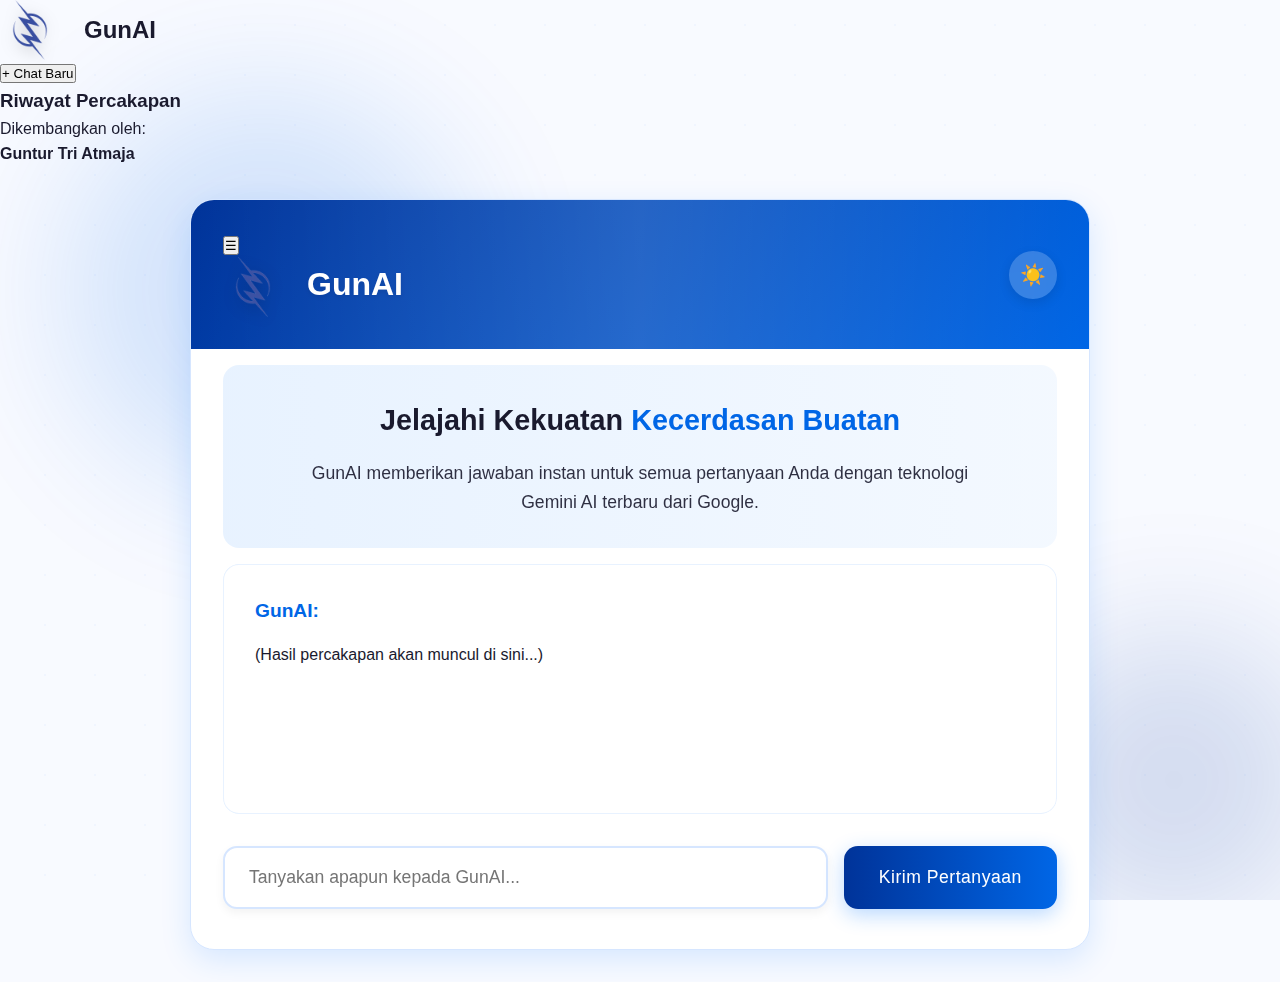
<file: index.html>
<!DOCTYPE html>
<html lang="en" data-theme="light">
<head>
  <meta charset="UTF-8">
  <meta name="viewport" content="width=device-width, initial-scale=1.0">
  <title>GunAI - Asisten AI Personal Canggih</title>
  <link rel="stylesheet" href="https://cdnjs.cloudflare.com/ajax/libs/animate.css/4.1.1/animate.min.css">
  <link rel="preconnect" href="https://fonts.googleapis.com">
  <link rel="preconnect" href="https://fonts.gstatic.com" crossorigin>
  <link href="https://fonts.googleapis.com/css2?family=Poppins:wght@300;400;500;600;700&family=Montserrat:wght@400;500;600;700&display=swap" rel="stylesheet">
  <link rel="stylesheet" href="style.css">
  <link rel="icon" href="gunai.png">
</head>
<body>
  <!-- Background Elements -->
  <div class="particles"></div>
  <div class="floating-shapes">
    <div class="shape shape-1"></div>
    <div class="shape shape-2"></div>
    <div class="shape shape-3"></div>
  </div>
  
  <!-- Sidebar -->
  <aside class="sidebar animate__animated animate__fadeInLeft">
    <div class="sidebar-header">
      <div class="logo-title">
        <img src="gunai.png" alt="GunAI Logo" class="logo">
        <h2>GunAI</h2>
      </div>
      <button id="new-chat" class="new-chat-btn">
        <span>+</span> Chat Baru
      </button>
    </div>
    
    <div class="chat-history">
      <h3>Riwayat Percakapan</h3>
      <div class="history-items" id="history-items">
        <!-- History items will be added here dynamically -->
      </div>
    </div>
    
    <div class="developer-info">
      <p>Dikembangkan oleh:</p>
      <h4>Guntur Tri Atmaja</h4>
    </div>
  </aside>

  <!-- Main Content -->
  <main class="animate__animated animate__fadeIn">
    <header>
      <div class="mobile-header">
        <button id="sidebar-toggle" class="sidebar-toggle">☰</button>
        <div class="logo-title">
          <img src="gunai.png" alt="GunAI Logo" class="logo">
          <h1>GunAI</h1>
        </div>
      </div>
      <button id="theme-toggle" aria-label="Toggle theme">
        <span class="theme-icon sun">☀️</span>
        <span class="theme-icon moon">🌙</span>
      </button>
    </header>

    <section class="hero">
      <div class="hero-text">
        <h2>Jelajahi Kekuatan <span class="highlight">Kecerdasan Buatan</span></h2>
        <p>GunAI memberikan jawaban instan untuk semua pertanyaan Anda dengan teknologi Gemini AI terbaru dari Google.</p>
      </div>
    </section>
    
    <div class="output-container">
      <div class="output">
        <div class="typing-indicator">
          <div class="dot"></div>
          <div class="dot"></div>
          <div class="dot"></div>
        </div>
        <div class="ai-response">(Hasil percakapan akan muncul di sini...)</div>
      </div>
      <div class="circuit-overlay"></div>
      <div class="gradient-border"></div>
    </div>

    <form>
      <div class="prompt-box">
        <input name="prompt" placeholder="Tanyakan apapun kepada GunAI..." type="text" autocomplete="off">
        <button type="submit" class="submit-button">
          <span class="button-text">Kirim Pertanyaan</span>
          <span class="button-icon">➔</span>
        </button>
      </div>
    </form>
  </main>

  <script type="module" src="main.js"></script>
</body>
</html>
</file>
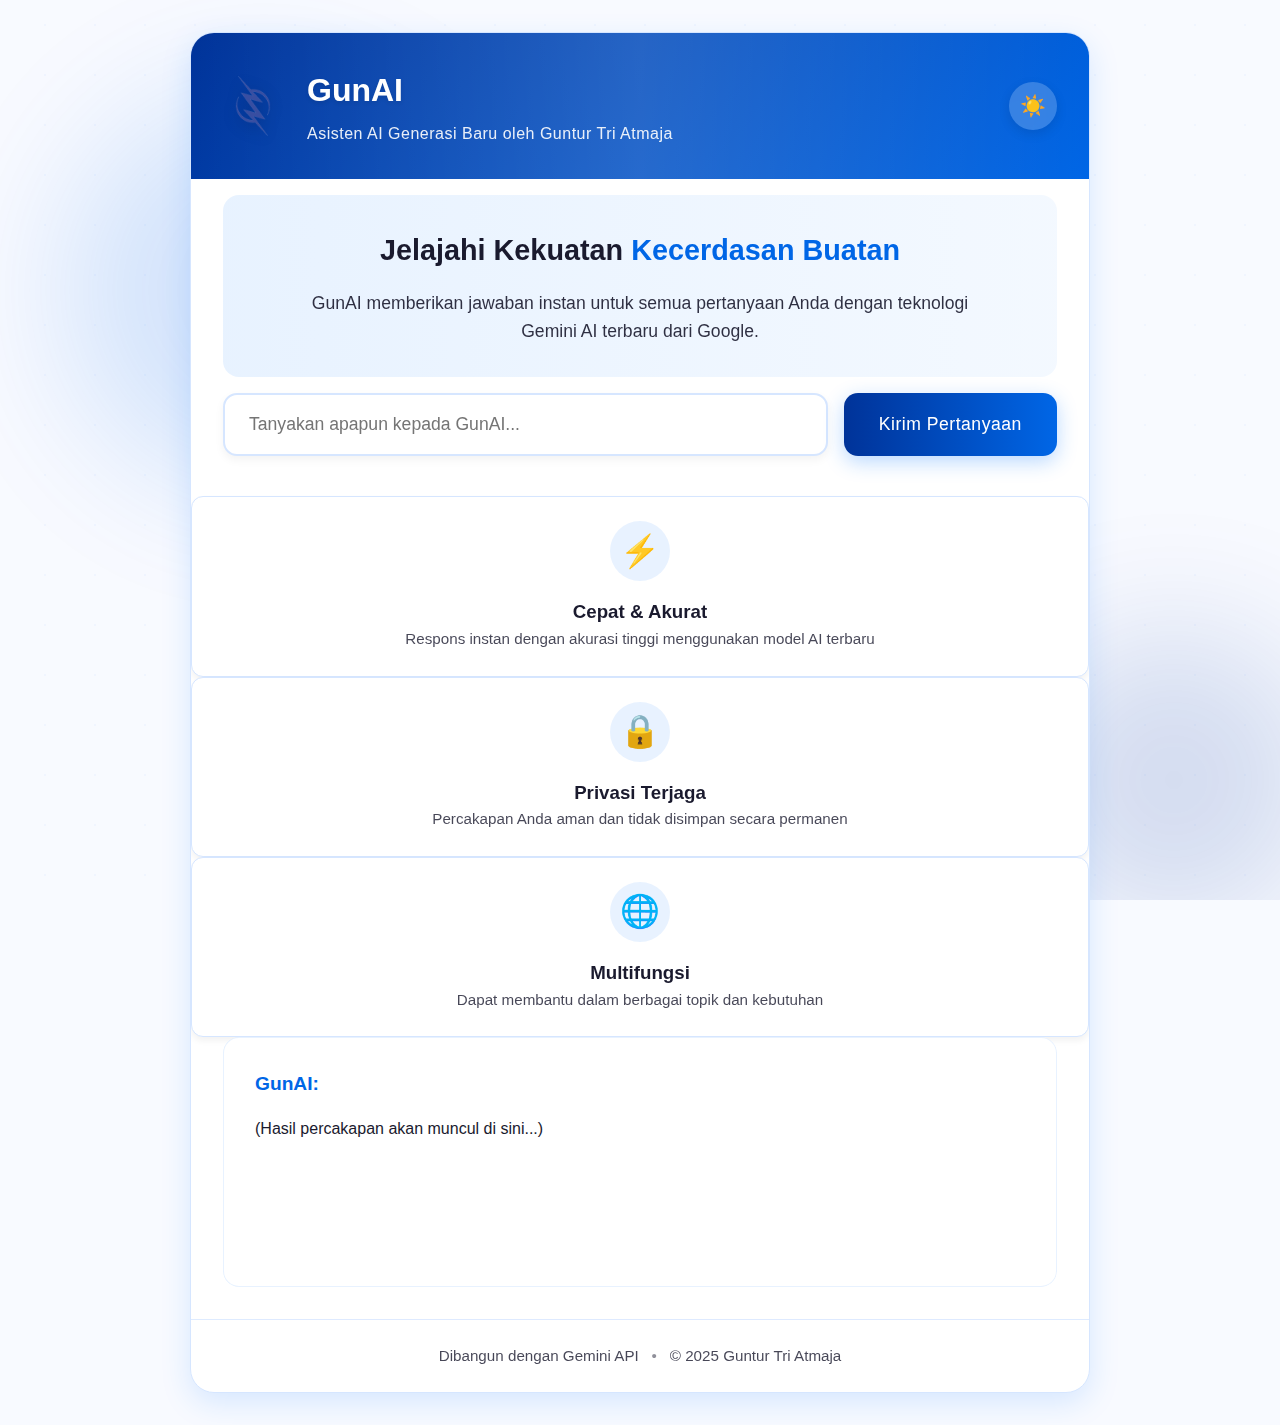
<file: ai.html>
<!DOCTYPE html>
<html lang="en" data-theme="light">
<head>
  <meta charset="UTF-8">
  <meta name="viewport" content="width=device-width, initial-scale=1.0">
  <title>GunAI - Asisten AI Personal Canggih</title>
  <link rel="stylesheet" href="https://cdnjs.cloudflare.com/ajax/libs/animate.css/4.1.1/animate.min.css">
  <link rel="stylesheet" href="style.css">
  <link rel="icon" href="gunai.png">
</head>
<body>
  <!-- Background Elements -->
  <div class="particles"></div>
  <div class="floating-shapes">
    <div class="shape shape-1"></div>
    <div class="shape shape-2"></div>
    <div class="shape shape-3"></div>
  </div>
  
  <!-- Main Content -->
  <main class="animate__animated animate__fadeIn">
    <header>
      <div class="logo-title">
        <img src="gunai.png" alt="GunAI Logo" class="logo animate__animated animate__pulse animate__infinite animate__slower">
        <div class="title-group">
          <h1 class="animate__animated animate__fadeInDown">GunAI</h1>
          <p class="tagline animate__animated animate__fadeInDown animate__delay-1s">Asisten AI Generasi Baru oleh Guntur Tri Atmaja</p>
        </div>
      </div>
      <button id="theme-toggle" aria-label="Toggle theme" class="animate__animated animate__fadeIn animate__delay-1s">
        <span class="theme-icon sun">☀️</span>
        <span class="theme-icon moon">🌙</span>
      </button>
    </header>

    <section class="hero animate__animated animate__fadeIn animate__delay-1s">
      <div class="hero-text">
        <h2>Jelajahi Kekuatan <span class="highlight">Kecerdasan Buatan</span></h2>
        <p>GunAI memberikan jawaban instan untuk semua pertanyaan Anda dengan teknologi Gemini AI terbaru dari Google.</p>
      </div>
    </section>

    <form class="animate__animated animate__fadeIn animate__delay-1s">
      <div class="prompt-box">
        <input name="prompt" placeholder="Tanyakan apapun kepada GunAI..." type="text" autocomplete="off">
        <button type="submit" class="submit-button">
          <span class="button-text">Kirim Pertanyaan</span>
          <span class="button-icon">➔</span>
        </button>
      </div>
    </form>
    
    <div class="features animate__animated animate__fadeIn animate__delay-2s">
      <div class="feature-card">
        <div class="feature-icon">⚡</div>
        <h3>Cepat & Akurat</h3>
        <p>Respons instan dengan akurasi tinggi menggunakan model AI terbaru</p>
      </div>
      <div class="feature-card">
        <div class="feature-icon">🔒</div>
        <h3>Privasi Terjaga</h3>
        <p>Percakapan Anda aman dan tidak disimpan secara permanen</p>
      </div>
      <div class="feature-card">
        <div class="feature-icon">🌐</div>
        <h3>Multifungsi</h3>
        <p>Dapat membantu dalam berbagai topik dan kebutuhan</p>
      </div>
    </div>
    
    <div class="output-container animate__animated animate__fadeIn animate__delay-2s">
      <div class="output">
        <div class="typing-indicator">
          <div class="dot"></div>
          <div class="dot"></div>
          <div class="dot"></div>
        </div>
        <div class="ai-response">(Hasil percakapan akan muncul di sini...)</div>
      </div>
      <div class="circuit-overlay"></div>
      <div class="gradient-border"></div>
    </div>
    
    <footer class="animate__animated animate__fadeIn animate__delay-3s">
      <div class="tech-stack">
        <span>Dibangun dengan Gemini API</span>
        <span class="divider">•</span>
        <span>© 2025 Guntur Tri Atmaja</span>
      </div>
    </footer>
  </main>

  <script type="module" src="main.js"></script>
</body>
</html>
</file>
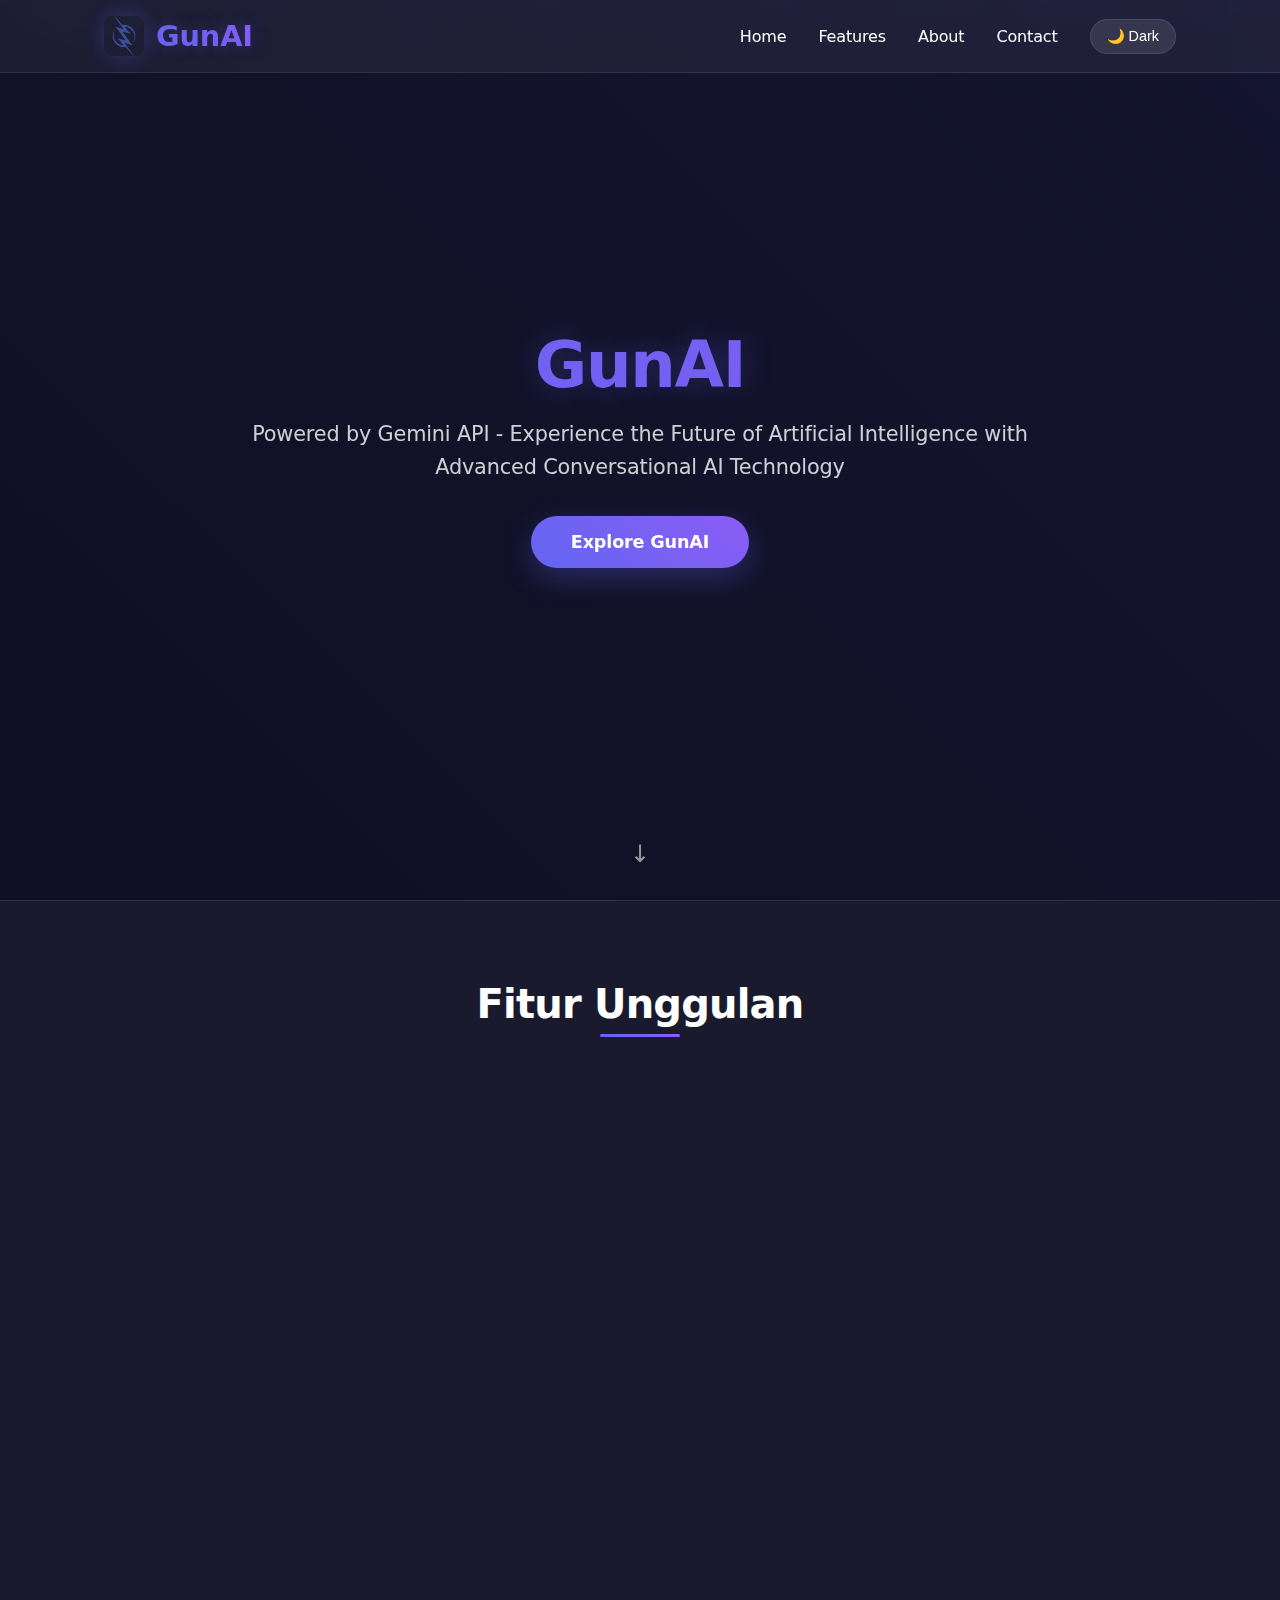
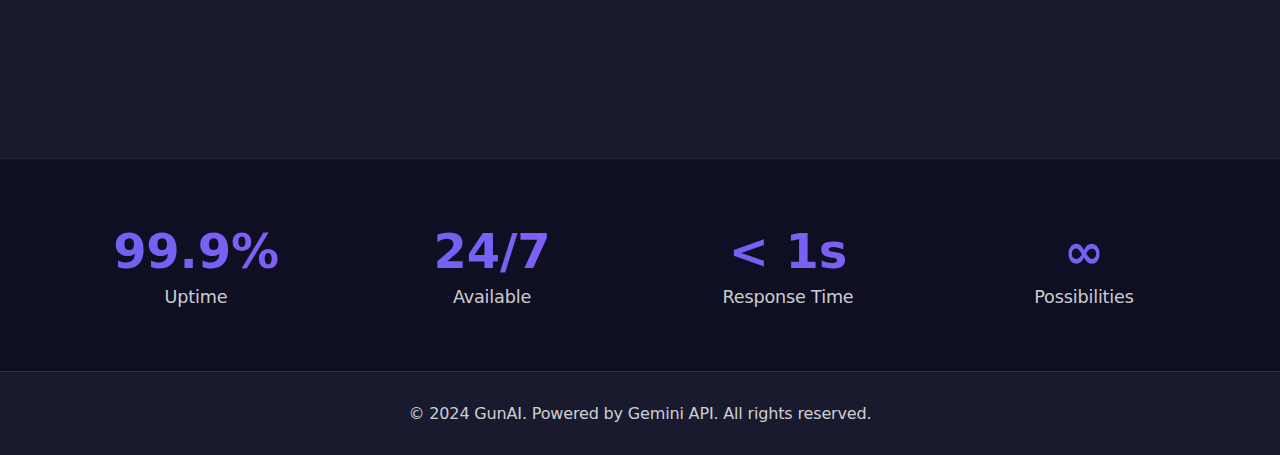
<file: y.html>
<!DOCTYPE html>
<html lang="id">
<head>
    <meta charset="UTF-8">
    <meta name="viewport" content="width=device-width, initial-scale=1.0">
    <title>GunAI - AI Website Powered by Gemini</title>
    <style>
        * {
            margin: 0;
            padding: 0;
            box-sizing: border-box;
        }

        body {
            font-family: 'Inter', 'Poppins', -apple-system, BlinkMacSystemFont, 'Segoe UI', system-ui, sans-serif;
            transition: all 0.3s ease;
            overflow-x: hidden;
            font-weight: 400;
            letter-spacing: -0.01em;
        }

        /* Theme Variables */
        :root {
            --bg-primary: #0f0f23;
            --bg-secondary: #1a1a2e;
            --bg-card: rgba(255, 255, 255, 0.05);
            --text-primary: #ffffff;
            --text-secondary: rgba(255, 255, 255, 0.8);
            --accent-primary: #6366f1;
            --accent-secondary: #8b5cf6;
            --border-color: rgba(255, 255, 255, 0.1);
            --shadow-color: rgba(99, 102, 241, 0.3);
        }

        [data-theme="light"] {
            --bg-primary: #ffffff;
            --bg-secondary: #f8fafc;
            --bg-card: rgba(0, 0, 0, 0.02);
            --text-primary: #1e293b;
            --text-secondary: #475569;
            --accent-primary: #6366f1;
            --accent-secondary: #8b5cf6;
            --border-color: rgba(0, 0, 0, 0.1);
            --shadow-color: rgba(99, 102, 241, 0.2);
        }

        body {
            background: var(--bg-primary);
            color: var(--text-primary);
        }

        /* Animated Background */
        .bg-animation {
            position: fixed;
            top: 0;
            left: 0;
            width: 100%;
            height: 100%;
            z-index: -1;
            background: linear-gradient(45deg, var(--bg-primary), var(--bg-secondary), var(--accent-primary), var(--accent-secondary));
            background-size: 400% 400%;
            animation: gradientShift 15s ease infinite;
            opacity: 0.1;
        }

        @keyframes gradientShift {
            0% { background-position: 0% 50%; }
            50% { background-position: 100% 50%; }
            100% { background-position: 0% 50%; }
        }

        /* Floating particles */
        .particles {
            position: fixed;
            top: 0;
            left: 0;
            width: 100%;
            height: 100%;
            z-index: -1;
        }

        .particle {
            position: absolute;
            width: 4px;
            height: 4px;
            background: var(--accent-primary);
            border-radius: 50%;
            animation: float 20s infinite linear;
            opacity: 0.6;
        }

        @keyframes float {
            0% { transform: translateY(100vh) rotate(0deg); opacity: 0; }
            10% { opacity: 1; }
            90% { opacity: 1; }
            100% { transform: translateY(-100vh) rotate(360deg); opacity: 0; }
        }

        /* Header */
        header {
            position: fixed;
            top: 0;
            width: 100%;
            backdrop-filter: blur(20px);
            background: var(--bg-card);
            border-bottom: 1px solid var(--border-color);
            z-index: 1000;
            transition: all 0.3s ease;
        }

        nav {
            display: flex;
            justify-content: space-between;
            align-items: center;
            padding: 1rem 5%;
            max-width: 1200px;
            margin: 0 auto;
        }

        .logo-container {
            display: flex;
            align-items: center;
            gap: 0.75rem;
        }

        .logo-img {
            width: 40px;
            height: 40px;
            border-radius: 8px;
            object-fit: cover;
            box-shadow: 0 0 20px var(--shadow-color);
        }

        .logo {
            font-size: 1.8rem;
            font-weight: 700;
            color: var(--text-primary);
            text-shadow: 0 0 20px var(--shadow-color);
            animation: pulse 2s ease-in-out infinite alternate;
            background: linear-gradient(45deg, var(--accent-primary), var(--accent-secondary));
            -webkit-background-clip: text;
            -webkit-text-fill-color: transparent;
            background-clip: text;
        }

        /* Theme Toggle Button */
        .theme-toggle {
            background: var(--bg-card);
            border: 1px solid var(--border-color);
            border-radius: 25px;
            padding: 0.5rem 1rem;
            color: var(--text-primary);
            cursor: pointer;
            transition: all 0.3s ease;
            font-size: 0.9rem;
            backdrop-filter: blur(10px);
        }

        .theme-toggle:hover {
            background: var(--accent-primary);
            color: white;
            transform: scale(1.05);
        }

        @keyframes pulse {
            from { text-shadow: 0 0 20px rgba(255, 255, 255, 0.5); }
            to { text-shadow: 0 0 30px rgba(255, 255, 255, 0.8); }
        }

        .nav-links {
            display: flex;
            list-style: none;
            gap: 2rem;
        }

        .nav-links a {
            color: var(--text-primary);
            text-decoration: none;
            font-weight: 500;
            transition: all 0.3s ease;
            position: relative;
            padding: 0.5rem 0;
        }

        .nav-links a::after {
            content: '';
            position: absolute;
            bottom: 0;
            left: 0;
            width: 0;
            height: 2px;
            background: var(--accent-primary);
            transition: width 0.3s ease;
        }

        .nav-links a:hover::after {
            width: 100%;
        }

        /* Hero Section */
        .hero {
            min-height: 100vh;
            display: flex;
            align-items: center;
            justify-content: center;
            text-align: center;
            padding: 2rem 5%;
            position: relative;
        }

        .hero-content {
            max-width: 800px;
            animation: fadeInUp 1s ease;
        }

        @keyframes fadeInUp {
            from { opacity: 0; transform: translateY(50px); }
            to { opacity: 1; transform: translateY(0); }
        }

        .hero h1 {
            font-size: 4rem;
            color: var(--text-primary);
            margin-bottom: 1rem;
            text-shadow: 0 0 30px var(--shadow-color);
            animation: slideInLeft 1s ease 0.3s both;
            font-weight: 800;
            letter-spacing: -0.02em;
            background: linear-gradient(45deg, var(--accent-primary), var(--accent-secondary));
            -webkit-background-clip: text;
            -webkit-text-fill-color: transparent;
            background-clip: text;
        }

        @keyframes slideInLeft {
            from { opacity: 0; transform: translateX(-50px); }
            to { opacity: 1; transform: translateX(0); }
        }

        .hero p {
            font-size: 1.3rem;
            color: var(--text-secondary);
            margin-bottom: 2rem;
            line-height: 1.6;
            animation: slideInRight 1s ease 0.6s both;
            font-weight: 400;
        }

        @keyframes slideInRight {
            from { opacity: 0; transform: translateX(50px); }
            to { opacity: 1; transform: translateX(0); }
        }

        .cta-button {
            display: inline-block;
            padding: 1rem 2.5rem;
            background: linear-gradient(45deg, var(--accent-primary), var(--accent-secondary));
            color: white;
            text-decoration: none;
            border-radius: 50px;
            font-weight: 600;
            font-size: 1.1rem;
            transition: all 0.4s ease;
            box-shadow: 0 10px 30px var(--shadow-color);
            position: relative;
            overflow: hidden;
            animation: bounceIn 1s ease 0.9s both;
        }

        @keyframes bounceIn {
            0% { opacity: 0; transform: scale(0.3); }
            50% { transform: scale(1.05); }
            70% { transform: scale(0.9); }
            100% { opacity: 1; transform: scale(1); }
        }

        .cta-button::before {
            content: '';
            position: absolute;
            top: 0;
            left: -100%;
            width: 100%;
            height: 100%;
            background: linear-gradient(90deg, transparent, rgba(255, 255, 255, 0.2), transparent);
            transition: left 0.5s;
        }

        .cta-button:hover::before {
            left: 100%;
        }

        .cta-button:hover {
            transform: translateY(-3px);
            box-shadow: 0 15px 40px var(--shadow-color);
        }

        /* Features Section */
        .features {
            padding: 5rem 5%;
            background: var(--bg-secondary);
            border-top: 1px solid var(--border-color);
        }

        .container {
            max-width: 1200px;
            margin: 0 auto;
        }

        .section-title {
            text-align: center;
            font-size: 2.5rem;
            color: var(--text-primary);
            margin-bottom: 3rem;
            position: relative;
            font-weight: 700;
            letter-spacing: -0.02em;
        }

        .section-title::after {
            content: '';
            position: absolute;
            bottom: -10px;
            left: 50%;
            transform: translateX(-50%);
            width: 80px;
            height: 3px;
            background: linear-gradient(45deg, var(--accent-primary), var(--accent-secondary));
            border-radius: 2px;
        }

        .features-grid {
            display: grid;
            grid-template-columns: repeat(auto-fit, minmax(300px, 1fr));
            gap: 2rem;
        }

        .feature-card {
            background: var(--bg-card);
            backdrop-filter: blur(20px);
            border-radius: 20px;
            padding: 2rem;
            text-align: center;
            transition: all 0.4s ease;
            border: 1px solid var(--border-color);
            position: relative;
            overflow: hidden;
            cursor: pointer;
        }

        .feature-card::before {
            content: '';
            position: absolute;
            top: -50%;
            left: -50%;
            width: 200%;
            height: 200%;
            background: conic-gradient(transparent, var(--accent-primary), transparent);
            border-radius: 50%;
            animation: rotate 4s linear infinite;
            opacity: 0;
            transition: opacity 0.3s ease;
        }

        .feature-card:hover::before {
            opacity: 1;
        }

        @keyframes rotate {
            0% { transform: rotate(0deg); }
            100% { transform: rotate(360deg); }
        }

        .feature-card:hover {
            transform: translateY(-10px);
            box-shadow: 0 20px 50px var(--shadow-color);
            background: var(--bg-card);
            border-color: var(--accent-primary);
        }

        .feature-icon {
            font-size: 3rem;
            margin-bottom: 1rem;
            color: var(--accent-primary);
            text-shadow: 0 0 20px var(--shadow-color);
        }

        .feature-card h3 {
            font-size: 1.5rem;
            color: var(--text-primary);
            margin-bottom: 1rem;
            position: relative;
            z-index: 1;
            font-weight: 600;
        }

        .feature-card p {
            color: var(--text-secondary);
            line-height: 1.6;
            position: relative;
            z-index: 1;
            font-weight: 400;
        }

        /* Stats Section */
        .stats {
            padding: 4rem 5%;
            background: var(--bg-primary);
            border-top: 1px solid var(--border-color);
        }

        .stats-grid {
            display: grid;
            grid-template-columns: repeat(auto-fit, minmax(200px, 1fr));
            gap: 2rem;
        }

        .stat-item {
            text-align: center;
            color: var(--text-primary);
        }

        .stat-number {
            font-size: 3rem;
            font-weight: 700;
            margin-bottom: 0.5rem;
            background: linear-gradient(45deg, var(--accent-primary), var(--accent-secondary));
            -webkit-background-clip: text;
            -webkit-text-fill-color: transparent;
            background-clip: text;
            animation: countUp 2s ease;
        }

        @keyframes countUp {
            from { opacity: 0; transform: scale(0.5); }
            to { opacity: 1; transform: scale(1); }
        }

        .stat-label {
            font-size: 1.1rem;
            color: var(--text-secondary);
        }

        /* Footer */
        footer {
            background: var(--bg-secondary);
            backdrop-filter: blur(10px);
            padding: 2rem 5%;
            text-align: center;
            color: var(--text-secondary);
            border-top: 1px solid var(--border-color);
        }

        /* Mobile Responsive */
        @media (max-width: 768px) {
            .nav-links {
                display: none;
            }

            .logo-container {
                gap: 0.5rem;
            }

            .logo-img {
                width: 32px;
                height: 32px;
            }

            .logo {
                font-size: 1.5rem;
            }

            .hero h1 {
                font-size: 2.5rem;
            }

            .hero p {
                font-size: 1.1rem;
            }

            .features-grid {
                grid-template-columns: 1fr;
            }

            .stats-grid {
                grid-template-columns: repeat(2, 1fr);
            }
        }

        @media (max-width: 480px) {
            .hero h1 {
                font-size: 2rem;
            }

            .stats-grid {
                grid-template-columns: 1fr;
            }
        }

        /* Scroll indicator */
        .scroll-indicator {
            position: absolute;
            bottom: 2rem;
            left: 50%;
            transform: translateX(-50%);
            animation: bounce 2s infinite;
            color: var(--text-secondary);
            opacity: 0.7;
        }

        @keyframes bounce {
            0%, 20%, 50%, 80%, 100% { transform: translateX(-50%) translateY(0); }
            40% { transform: translateX(-50%) translateY(-10px); }
            60% { transform: translateX(-50%) translateY(-5px); }
        }
    </style>
</head>
<body>
    <div class="bg-animation"></div>
    <div class="particles"></div>

    <header>
        <nav>
            <div class="logo-container">
                <img src="gunai.png" alt="GunAI Logo" class="logo-img">
                <div class="logo">GunAI</div>
            </div>
            <div style="display: flex; align-items: center; gap: 2rem;">
                <ul class="nav-links">
                    <li><a href="#home">Home</a></li>
                    <li><a href="#features">Features</a></li>
                    <li><a href="#about">About</a></li>
                    <li><a href="#contact">Contact</a></li>
                </ul>
                <button class="theme-toggle" onclick="toggleTheme()">🌙 Dark</button>
            </div>
        </nav>
    </header>

    <section class="hero" id="home">
        <div class="hero-content">
            <h1>GunAI</h1>
            <p>Powered by Gemini API - Experience the Future of Artificial Intelligence with Advanced Conversational AI Technology</p>
            <a href="/index.html" class="cta-button">Explore GunAI</a>
        </div>
        <div class="scroll-indicator">
            <div style="font-size: 1.5rem;">↓</div>
        </div>
    </section>

    <section class="features" id="features">
        <div class="container">
            <h2 class="section-title">Fitur Unggulan</h2>
            <div class="features-grid">
                <div class="feature-card">
                    <div class="feature-icon">🤖</div>
                    <h3>AI Conversation</h3>
                    <p>Percakapan natural dengan AI yang didukung oleh teknologi Gemini API terdepan untuk pengalaman interaksi yang lebih manusiawi.</p>
                </div>
                <div class="feature-card">
                    <div class="feature-icon">⚡</div>
                    <h3>Respons Cepat</h3>
                    <p>Dapatkan jawaban instan dengan teknologi pemrosesan bahasa alami yang canggih dan optimized untuk performa maksimal.</p>
                </div>
                <div class="feature-card">
                    <div class="feature-icon">🎯</div>
                    <h3>Akurat & Relevan</h3>
                    <p>Jawaban yang akurat dan kontekstual berdasarkan pemahaman mendalam terhadap pertanyaan dan kebutuhan pengguna.</p>
                </div>
                <div class="feature-card">
                    <div class="feature-icon">🌐</div>
                    <h3>Multi Bahasa</h3>
                    <p>Dukungan berbagai bahasa termasuk Bahasa Indonesia untuk komunikasi yang lebih mudah dan natural.</p>
                </div>
                <div class="feature-card">
                    <div class="feature-icon">🔒</div>
                    <h3>Aman & Privasi</h3>
                    <p>Keamanan data terjamin dengan enkripsi tingkat enterprise dan kebijakan privasi yang ketat untuk melindungi informasi Anda.</p>
                </div>
                <div class="feature-card">
                    <div class="feature-icon">📱</div>
                    <h3>Responsif</h3>
                    <p>Interface yang optimal di semua perangkat - desktop, tablet, dan mobile untuk pengalaman pengguna yang konsisten.</p>
                </div>
            </div>
        </div>
    </section>

    <section class="stats">
        <div class="container">
            <div class="stats-grid">
                <div class="stat-item">
                    <div class="stat-number">99.9%</div>
                    <div class="stat-label">Uptime</div>
                </div>
                <div class="stat-item">
                    <div class="stat-number">24/7</div>
                    <div class="stat-label">Available</div>
                </div>
                <div class="stat-item">
                    <div class="stat-number">&lt; 1s</div>
                    <div class="stat-label">Response Time</div>
                </div>
                <div class="stat-item">
                    <div class="stat-number">∞</div>
                    <div class="stat-label">Possibilities</div>
                </div>
            </div>
        </div>
    </section>

    <footer>
        <p>&copy; 2024 GunAI. Powered by Gemini API. All rights reserved.</p>
    </footer>

    <script>
        // Theme toggle functionality
        function toggleTheme() {
            const body = document.body;
            const themeButton = document.querySelector('.theme-toggle');
            
            if (body.getAttribute('data-theme') === 'light') {
                body.removeAttribute('data-theme');
                themeButton.innerHTML = '🌙 Dark';
            } else {
                body.setAttribute('data-theme', 'light');
                themeButton.innerHTML = '☀️ Light';
            }
        }

        // Create floating particles
        function createParticles() {
            const particlesContainer = document.querySelector('.particles');
            const particleCount = 50;

            for (let i = 0; i < particleCount; i++) {
                const particle = document.createElement('div');
                particle.classList.add('particle');
                particle.style.left = Math.random() * 100 + '%';
                particle.style.animationDelay = Math.random() * 20 + 's';
                particle.style.animationDuration = (Math.random() * 10 + 10) + 's';
                particlesContainer.appendChild(particle);
            }
        }

        // Smooth scrolling for navigation links
        document.querySelectorAll('a[href^="#"]').forEach(anchor => {
            anchor.addEventListener('click', function (e) {
                e.preventDefault();
                const target = document.querySelector(this.getAttribute('href'));
                if (target) {
                    target.scrollIntoView({
                        behavior: 'smooth',
                        block: 'start'
                    });
                }
            });
        });

        // Header background on scroll
        window.addEventListener('scroll', () => {
            const header = document.querySelector('header');
            if (window.scrollY > 100) {
                header.style.background = 'var(--bg-secondary)';
                header.style.borderBottom = '1px solid var(--border-color)';
            } else {
                header.style.background = 'var(--bg-card)';
                header.style.borderBottom = '1px solid var(--border-color)';
            }
        });

        // Intersection Observer for animations
        const observerOptions = {
            threshold: 0.1,
            rootMargin: '0px 0px -50px 0px'
        };

        const observer = new IntersectionObserver((entries) => {
            entries.forEach(entry => {
                if (entry.isIntersecting) {
                    entry.target.style.opacity = '1';
                    entry.target.style.transform = 'translateY(0)';
                }
            });
        }, observerOptions);

        // Observe feature cards
        document.querySelectorAll('.feature-card').forEach(card => {
            card.style.opacity = '0';
            card.style.transform = 'translateY(50px)';
            card.style.transition = 'all 0.6s ease';
            observer.observe(card);
        });

        // Initialize
        createParticles();

        // Add hover sound effect simulation
        document.querySelectorAll('.feature-card').forEach(card => {
            card.addEventListener('mouseenter', () => {
                card.style.transform = 'translateY(-10px) scale(1.02)';
            });
            
            card.addEventListener('mouseleave', () => {
                card.style.transform = 'translateY(0) scale(1)';
            });
        });

        // Parallax effect for hero section
        window.addEventListener('scroll', () => {
            const scrolled = window.pageYOffset;
            const hero = document.querySelector('.hero-content');
            const rate = scrolled * -0.5;
            hero.style.transform = `translateY(${rate}px)`;
        });
    </script>
</body>
</html>
</file>
<file: style.css>
:root {
  /* Modern Blue Theme */
  --primary-100: #e6f2ff;
  --primary-200: #b3d6ff;
  --primary-300: #80baff;
  --primary-400: #4d9eff;
  --primary-500: #1a82ff;
  --primary-600: #0066e6;
  --primary-700: #004dbf;
  --primary-800: #003399;
  --primary-900: #001a66;
  
  --text-dark: #1a1a2e;
  --text-light: #f5f9ff;
  --bg-light: #f8faff;
  --bg-dark: #0a0f1a;
  --card-light: #ffffff;
  --card-dark: #121a30;
  --border-light: #d6e6ff;
  --border-dark: #1e2a50;
  --accent-light: #ff6b6b;
  --accent-dark: #ff8e8e;
}

[data-theme="light"] {
  --primary: var(--primary-600);
  --primary-light: var(--primary-200);
  --primary-dark: var(--primary-800);
  --text: var(--text-dark);
  --bg: var(--bg-light);
  --card: var(--card-light);
  --border: var(--border-light);
  --accent: var(--accent-light);
  --shadow: 0 10px 30px rgba(26, 130, 255, 0.15);
  --glow: 0 0 25px rgba(26, 130, 255, 0.1);
}

[data-theme="dark"] {
  --primary: var(--primary-400);
  --primary-light: var(--primary-800);
  --primary-dark: var(--primary-300);
  --text: var(--text-light);
  --bg: var(--bg-dark);
  --card: var(--card-dark);
  --border: var(--border-dark);
  --accent: var(--accent-dark);
  --shadow: 0 10px 30px rgba(0, 0, 0, 0.4);
  --glow: 0 0 25px rgba(26, 130, 255, 0.2);
}

/* Base Styles */
* {
  margin: 0;
  padding: 0;
  box-sizing: border-box;
  transition: 
    background-color 0.5s ease, 
    color 0.3s ease, 
    border-color 0.3s ease,
    transform 0.3s ease,
    opacity 0.3s ease;
}

body {
  background-color: var(--bg);
  color: var(--text);
  font-family: 'Inter', -apple-system, BlinkMacSystemFont, sans-serif;
  line-height: 1.6;
  min-height: 100vh;
  overflow-x: hidden;
}

/* Floating Shapes Background */
.floating-shapes {
  position: fixed;
  top: 0;
  left: 0;
  width: 100%;
  height: 100%;
  z-index: -1;
  overflow: hidden;
}

.shape {
  position: absolute;
  border-radius: 50%;
  filter: blur(70px);
  opacity: 0.15;
}

.shape-1 {
  width: 400px;
  height: 400px;
  background: var(--primary);
  top: 10%;
  left: 5%;
  animation: float 18s ease-in-out infinite;
}

.shape-2 {
  width: 300px;
  height: 300px;
  background: var(--primary-dark);
  top: 70%;
  left: 80%;
  animation: float 15s ease-in-out infinite reverse;
}

.shape-3 {
  width: 200px;
  height: 200px;
  background: var(--primary-light);
  top: 40%;
  left: 60%;
  animation: float 20s ease-in-out infinite 3s;
}

@keyframes float {
  0%, 100% { transform: translate(0, 0); }
  25% { transform: translate(50px, 50px); }
  50% { transform: translate(0, 100px); }
  75% { transform: translate(-50px, 50px); }
}

/* Particles Background */
.particles {
  position: fixed;
  top: 0;
  left: 0;
  width: 100%;
  height: 100%;
  background: transparent;
  z-index: -1;
  overflow: hidden;
}

.particles::before {
  content: "";
  position: absolute;
  width: 300%;
  height: 300%;
  top: -100%;
  left: -100%;
  background-image: 
    radial-gradient(var(--primary-light) 1px, transparent 1px);
  background-position: 0 0, 25px 25px;
  background-size: 50px 50px;
  animation: particlesMove 120s linear infinite;
  opacity: 0.1;
}

@keyframes particlesMove {
  100% {
    transform: translate(50px, 50px);
  }
}

/* Main Layout */
main {
  max-width: 900px;
  margin: 2rem auto;
  padding: 0;
  background: var(--card);
  border-radius: 24px;
  box-shadow: var(--shadow);
  position: relative;
  overflow: hidden;
  border: 1px solid var(--border);
  transform: translateY(0);
  transition: transform 0.3s ease, box-shadow 0.3s ease;
}

main:hover {
  transform: translateY(-5px);
  box-shadow: var(--shadow), var(--glow);
}

/* Header Styles */
header {
  background: linear-gradient(135deg, var(--primary-dark), var(--primary));
  padding: 2rem;
  color: white;
  display: flex;
  justify-content: space-between;
  align-items: center;
  position: relative;
  overflow: hidden;
}

header::after {
  content: "";
  position: absolute;
  top: 0;
  left: 0;
  width: 100%;
  height: 100%;
  background: linear-gradient(90deg, 
    rgba(255,255,255,0) 0%, 
    rgba(255,255,255,0.15) 50%, 
    rgba(255,255,255,0) 100%);
  animation: shine 4s infinite;
}

@keyframes shine {
  0% { transform: translateX(-100%); }
  100% { transform: translateX(100%); }
}

.logo-title {
  display: flex;
  align-items: center;
  gap: 1.5rem;
  z-index: 1;
}

.logo {
  width: 60px;
  height: 60px;
  filter: drop-shadow(0 4px 8px rgba(0, 0, 0, 0.2));
  animation: float 6s ease-in-out infinite;
}

.title-group {
  display: flex;
  flex-direction: column;
}

h1 {
  font-size: 2rem;
  font-weight: 700;
  margin-bottom: 0.3rem;
  text-shadow: 0 2px 4px rgba(0, 0, 0, 0.1);
}

.tagline {
  font-size: 1rem;
  opacity: 0.9;
  font-weight: 400;
  letter-spacing: 0.5px;
}

/* Hero Section */
.hero {
  padding: 2rem;
  text-align: center;
  background: linear-gradient(to right, 
    rgba(26, 130, 255, 0.1), 
    rgba(26, 130, 255, 0.05));
  margin: 1rem 2rem;
  border-radius: 16px;
}

.hero-text h2 {
  font-size: 1.8rem;
  margin-bottom: 1rem;
  color: var(--text);
}

.highlight {
  color: var(--primary);
  font-weight: 600;
}

.hero-text p {
  font-size: 1.1rem;
  color: var(--text);
  opacity: 0.9;
  max-width: 700px;
  margin: 0 auto;
}

/* Theme Toggle */
#theme-toggle {
  background: rgba(255, 255, 255, 0.2);
  border: none;
  border-radius: 50%;
  width: 48px;
  height: 48px;
  cursor: pointer;
  display: flex;
  align-items: center;
  justify-content: center;
  transition: all 0.3s;
  color: white;
  z-index: 1;
  backdrop-filter: blur(5px);
  box-shadow: 0 4px 12px rgba(0, 0, 0, 0.1);
}

#theme-toggle:hover {
  background: rgba(255, 255, 255, 0.3);
  transform: scale(1.1) rotate(30deg);
}

.theme-icon {
  font-size: 1.3rem;
  transition: transform 0.3s ease;
}

.theme-icon.moon {
  display: none;
}

[data-theme="dark"] .theme-icon.sun {
  display: none;
}

[data-theme="dark"] .theme-icon.moon {
  display: block;
}

/* Form Elements */
form {
  padding: 0 2rem 1rem;
}

.prompt-box {
  display: flex;
  gap: 1rem;
  margin-bottom: 1.5rem;
  position: relative;
}

input[name="prompt"] {
  flex: 1;
  padding: 1.2rem 1.5rem;
  border: 2px solid var(--border);
  border-radius: 14px;
  font-size: 1.1rem;
  background: var(--card);
  color: var(--text);
  transition: all 0.3s cubic-bezier(0.4, 0, 0.2, 1);
  box-shadow: 0 4px 10px rgba(0, 0, 0, 0.05);
}

input[name="prompt"]:focus {
  outline: none;
  border-color: var(--primary);
  box-shadow: 0 0 0 4px var(--primary-light);
  transform: translateY(-3px);
}

.submit-button {
  background: linear-gradient(to right, var(--primary-dark), var(--primary));
  color: white;
  border: none;
  padding: 0 2.2rem;
  border-radius: 14px;
  font-size: 1.1rem;
  font-weight: 500;
  cursor: pointer;
  display: flex;
  align-items: center;
  gap: 0.8rem;
  transition: all 0.3s;
  position: relative;
  overflow: hidden;
  letter-spacing: 0.5px;
  box-shadow: 0 6px 20px rgba(26, 130, 255, 0.3);
}

.submit-button::before {
  content: '';
  position: absolute;
  top: 0;
  left: -100%;
  width: 100%;
  height: 100%;
  background: linear-gradient(90deg, 
    transparent, 
    rgba(255, 255, 255, 0.3), 
    transparent);
  transition: 0.5s;
}

.submit-button:hover {
  transform: translateY(-3px);
  box-shadow: 0 8px 25px rgba(26, 130, 255, 0.4);
}

.submit-button:hover::before {
  left: 100%;
}

.button-icon {
  display: none;
}

/* Features Section */
.features-container {
  padding: 0 2rem 2rem;
}

.features-title {
  text-align: center;
  margin-bottom: 2rem;
  color: var(--primary);
  font-size: 1.5rem;
  position: relative;
  padding-bottom: 0.5rem;
}

.features-title::after {
  content: '';
  position: absolute;
  bottom: 0;
  left: 50%;
  transform: translateX(-50%);
  width: 100px;
  height: 3px;
  background: var(--primary);
  border-radius: 3px;
}

.features-grid {
  display: grid;
  grid-template-columns: repeat(auto-fit, minmax(250px, 1fr));
  gap: 1.5rem;
}

.feature-card {
  background: var(--card);
  border-radius: 12px;
  padding: 1.5rem;
  text-align: center;
  border: 1px solid var(--border);
  transition: all 0.3s ease;
  box-shadow: 0 4px 6px rgba(0, 0, 0, 0.05);
  display: flex;
  flex-direction: column;
  align-items: center;
}

.feature-card:hover {
  transform: translateY(-5px);
  box-shadow: 0 10px 20px rgba(26, 130, 255, 0.1);
  border-color: var(--primary);
}

.feature-icon {
  font-size: 2rem;
  margin-bottom: 1rem;
  color: var(--primary);
  background: rgba(26, 130, 255, 0.1);
  width: 60px;
  height: 60px;
  border-radius: 50%;
  display: flex;
  align-items: center;
  justify-content: center;
}

.feature-card h4 {
  font-size: 1.2rem;
  margin-bottom: 0.8rem;
  color: var(--text);
}

.feature-card p {
  font-size: 0.95rem;
  color: var(--text);
  opacity: 0.8;
  margin-top: auto;
}

/* Responsive adjustments */
@media (max-width: 768px) {
  .features-grid {
    grid-template-columns: repeat(2, 1fr));
  }
  
  .features-container {
    padding: 0 1.5rem 1.5rem;
  }
}

@media (max-width: 480px) {
  .features-grid {
    grid-template-columns: 1fr;
  }
}

/* Output Area */
.output-container {
  margin: 0 2rem 2rem;
  position: relative;
  border-radius: 16px;
  overflow: hidden;
}

.output {
  min-height: 250px;
  padding: 2rem;
  background: var(--card);
  border-radius: 16px;
  position: relative;
  z-index: 1;
  box-shadow: inset 0 0 0 1px rgba(26, 130, 255, 0.1);
  animation: glow 3s infinite alternate;
}

.gradient-border {
  position: absolute;
  top: 0;
  left: 0;
  width: 100%;
  height: 100%;
  background: linear-gradient(135deg, var(--primary) 0%, transparent 100%);
  opacity: 0.1;
  z-index: 0;
  border-radius: 16px;
}

@keyframes glow {
  0% { box-shadow: 0 0 10px rgba(26, 130, 255, 0.1); }
  100% { box-shadow: 0 0 25px rgba(26, 130, 255, 0.2); }
}

.circuit-overlay {
  position: absolute;
  top: 0;
  left: 0;
  width: 100%;
  height: 100%;
  background-image: 
    linear-gradient(90deg, var(--card) 1px, transparent 1px),
    linear-gradient(var(--card) 1px, transparent 1px);
  background-size: 25px 25px;
  opacity: 0.05;
  pointer-events: none;
}

.typing-indicator {
  display: none;
  gap: 0.8rem;
  margin-bottom: 1.5rem;
  justify-content: center;
}

.typing-indicator .dot {
  width: 10px;
  height: 10px;
  background-color: var(--primary);
  border-radius: 50%;
  animation: bounce 1.4s infinite ease-in-out;
}

.typing-indicator .dot:nth-child(2) {
  animation-delay: 0.2s;
}

.typing-indicator .dot:nth-child(3) {
  animation-delay: 0.4s;
}

@keyframes bounce {
  0%, 60%, 100% { transform: translateY(0); }
  30% { transform: translateY(-8px); }
}

.ai-response::before {
  content: 'GunAI:';
  display: block;
  font-weight: bold;
  color: var(--primary);
  margin-bottom: 1rem;
  font-size: 1.2rem;
}

.ai-response p {
  margin-bottom: 1.2rem;
  line-height: 1.8;
}

.ai-response a {
  color: var(--primary);
  text-decoration: none;
  border-bottom: 1px dotted var(--primary);
  transition: all 0.3s;
}

.ai-response a:hover {
  color: var(--primary-dark);
  border-bottom: 1px solid var(--primary-dark);
}

/* Footer */
footer {
  text-align: center;
  padding: 1.5rem 2rem;
  color: var(--text);
  opacity: 0.8;
  font-size: 0.95rem;
  border-top: 1px solid var(--border);
  transition: opacity 0.3s;
}

footer:hover {
  opacity: 1;
}

.tech-stack {
  display: flex;
  justify-content: center;
  align-items: center;
  gap: 0.8rem;
}

.divider {
  opacity: 0.6;
}

/* Responsive Design */
@media (max-width: 768px) {
  main {
    margin: 1rem;
    border-radius: 20px;
  }
  
  header {
    padding: 1.5rem;
    flex-direction: column;
    text-align: center;
    gap: 1.2rem;
  }
  
  .logo-title {
    flex-direction: column;
    gap: 0.8rem;
  }
  
  .logo {
    width: 70px;
    height: 70px;
  }
  
  h1 {
    font-size: 1.8rem;
  }
  
  .prompt-box {
    flex-direction: column;
  }
  
  .submit-button {
    padding: 1rem;
    justify-content: center;
    width: 100%;
  }

  .button-text {
    display: none;
  }

  .button-icon {
    display: block;
    font-size: 1.3rem;
  }
  
  .features {
    grid-template-columns: 1fr;
    padding: 0 1.5rem 1.5rem;
  }
  
  .output-container {
    margin: 0 1.5rem 1.5rem;
  }
  
  .hero {
    margin: 1rem 1.5rem;
    padding: 1.5rem;
  }
  
  .hero-text h2 {
    font-size: 1.5rem;
  }
  
  .shape-1, .shape-2, .shape-3 {
    display: none;
  }
}

/* Theme change animation */
body.theme-change {
  animation: pulse 0.5s ease;
}

@keyframes pulse {
  0% { opacity: 1; }
  50% { opacity: 0.8; }
  100% { opacity: 1; }
}
/* Girlfriend Response Styles */
.girlfriend-response {
  text-align: center;
  padding: 1rem;
}

.girlfriend-response p {
  margin-bottom: 1rem;
  font-size: 1.1rem;
}

.hearts {
  font-size: 2rem;
  margin-top: 1rem;
  animation: pulse 1.5s infinite;
}

@keyframes pulse {
  0% { transform: scale(1); }
  50% { transform: scale(1.2); }
  100% { transform: scale(1); }
}
</file>
